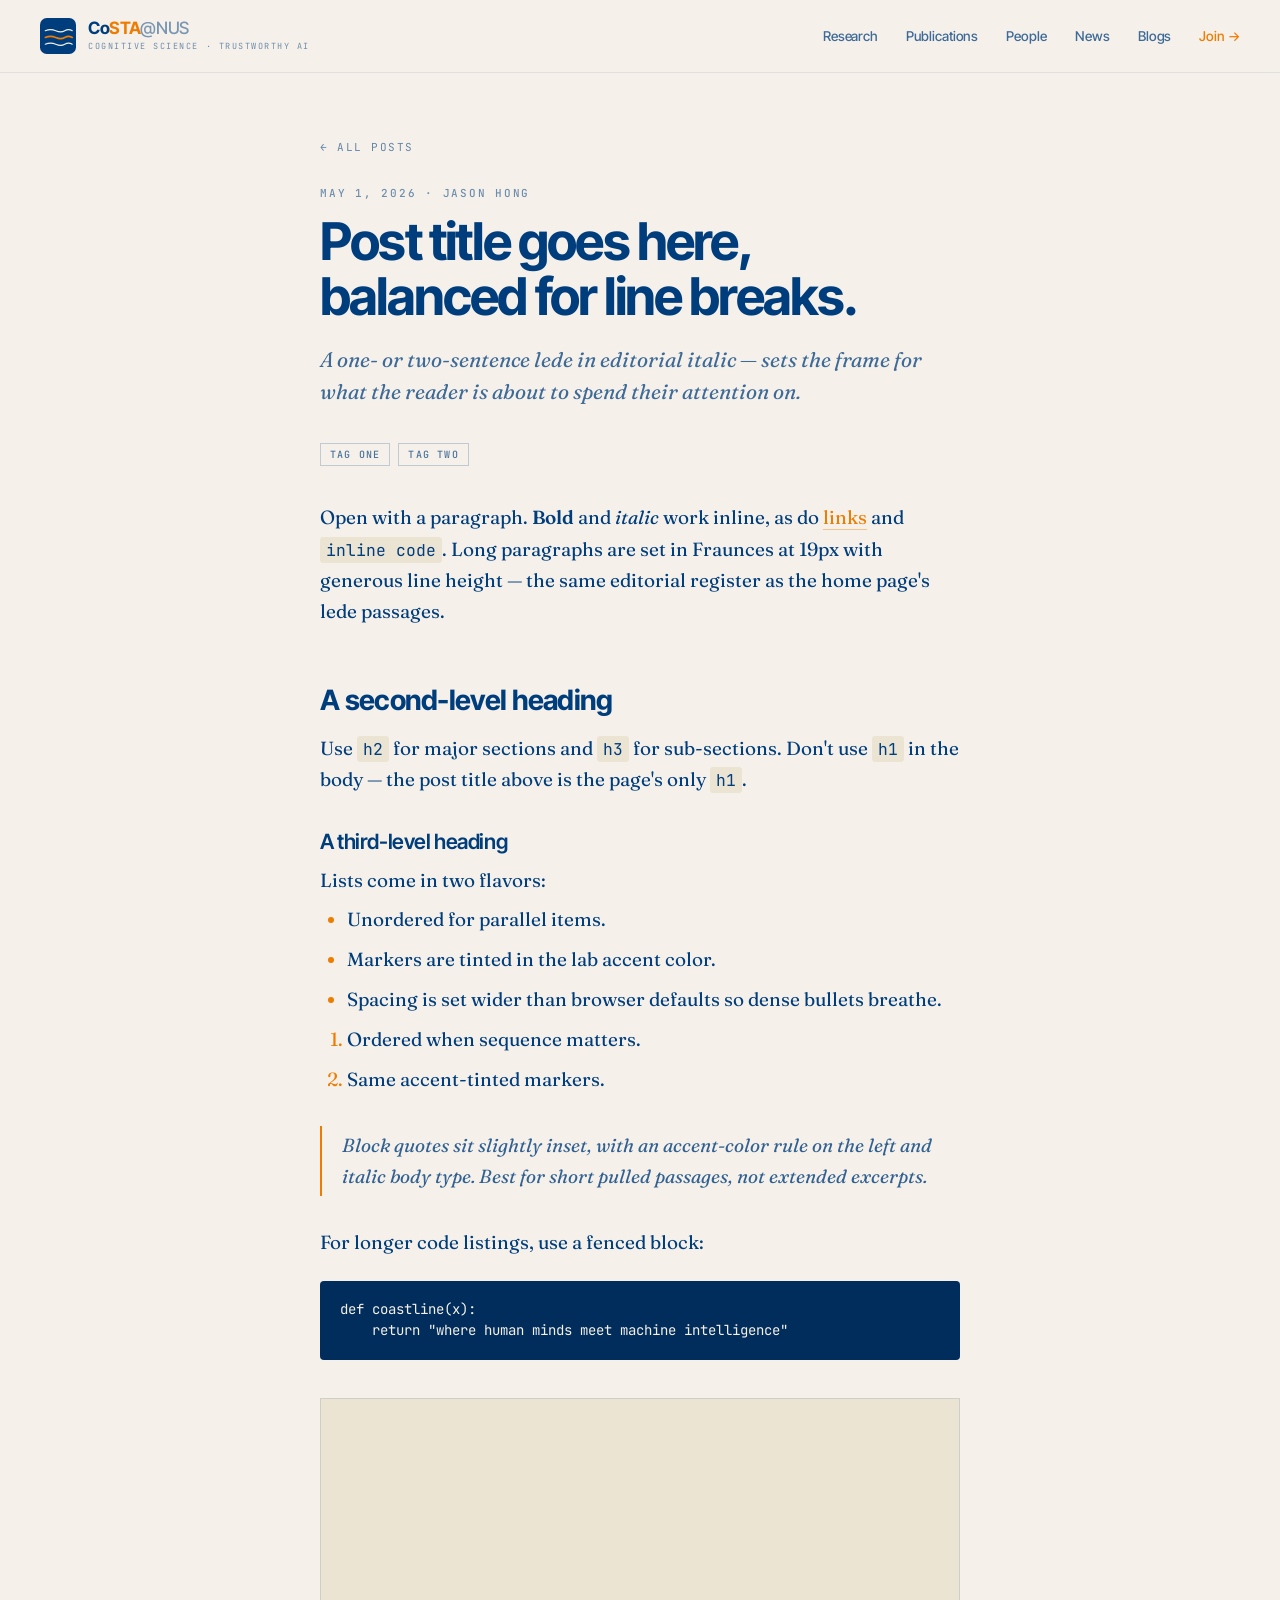
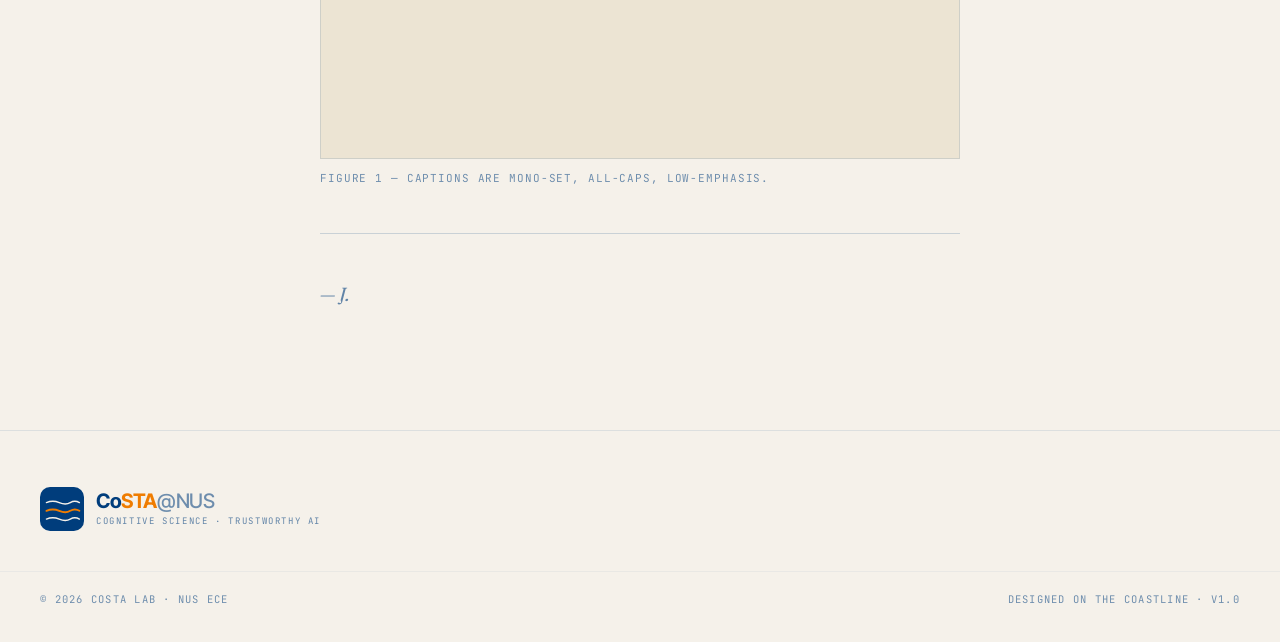
<file: ds/blog-html/template.html>
<!DOCTYPE html>
<!--
  CoSTA@NUS Lab — standalone blog post template.

  USAGE
  ─────
  1. Copy this file to `blogs/<slug>/index.html` where <slug> follows the
     convention `<YYYY-MM-DD>-<kebab-title>` so URLs sort chronologically and
     match `data/blogs.js` entries.
  2. Fill in the four "EDIT" zones below: <title>, the og:* meta tags, the
     post header block, and the <article> body.
  3. Optionally register the post in `data/blogs.js` so it appears on /blogs/.

  This page is "self-contained" in the sense that it has no JS dependencies
  and the body is pure HTML — but it does reference one shared stylesheet at
  /css/site.css. Linking the global stylesheet (rather than inlining its
  contents) means palette/typography updates to the lab's design system
  propagate automatically to every published post.

  If you ever need to mirror a post outside this domain, copy /css/site.css
  alongside the file and adjust the <link href>.
-->
<html lang="en">
<head>
<meta charset="UTF-8" />
<meta name="viewport" content="width=device-width, initial-scale=1" />

<!-- EDIT ── post-specific metadata ─────────────────────────────────────── -->
<title>Post title — CoSTA@NUS Lab</title>
<meta name="description" content="One-sentence summary of the post." />
<meta property="og:title" content="Post title — CoSTA@NUS Lab" />
<meta property="og:description" content="One-sentence summary of the post." />
<meta property="og:type" content="article" />
<!-- ─────────────────────────────────────────────────────────────────────── -->

<link rel="preconnect" href="https://fonts.googleapis.com">
<link rel="preconnect" href="https://fonts.gstatic.com" crossorigin>
<link href="https://fonts.googleapis.com/css2?family=Inter+Tight:wght@400;500;600;700;800&family=Fraunces:ital,wght@0,400;0,500;0,600;1,400;1,500;1,600&family=JetBrains+Mono:wght@400;500;600&display=swap" rel="stylesheet">
<link rel="icon" type="image/svg+xml" href="https://costa-nus.github.io/site/wave-mark.svg">
<link rel="stylesheet" href="https://costa-nus.github.io/css/site.css">
</head>
<body>

<!-- ── Nav (statically rendered mirror of the React Nav) ──────────────── -->
<nav class="site-nav">
  <div class="site-nav-inner">
    <a class="brand" href="/">
      <svg width="36" height="36" viewBox="0 0 96 96" aria-hidden="true">
        <rect width="96" height="96" rx="18" fill="#003D7C"/>
        <path d="M 14 34 Q 28 28 42 34 T 66 34 T 86 34" fill="none" stroke="#f5f1ea" stroke-width="3" stroke-linecap="round"/>
        <path d="M 14 52 Q 28 46 42 52 T 66 52 T 86 52" fill="none" stroke="#EF7C00" stroke-width="4" stroke-linecap="round"/>
        <path d="M 14 70 Q 28 64 42 70 T 66 70 T 86 70" fill="none" stroke="#f5f1ea" stroke-width="3" stroke-linecap="round"/>
      </svg>
      <div>
        <div class="brand-name">Co<span class="accent">STA</span><span class="at">@NUS</span></div>
        <div class="brand-tag">COGNITIVE SCIENCE · TRUSTWORTHY AI</div>
      </div>
    </a>
    <div class="site-nav-links">
      <a href="/#research">Research</a>
      <a href="/#publications">Publications</a>
      <a href="/#people">People</a>
      <a href="/#news">News</a>
      <a href="/blogs/">Blogs</a>
      <a class="cta" href="/#join">Join →</a>
    </div>
  </div>
</nav>

<!-- ── Article ─────────────────────────────────────────────────────────── -->
<article class="article-wrap">
  <a class="back-link" href="/blogs/">← All posts</a>

  <!-- EDIT ── post header ───────────────────────────────────────────────── -->
  <div class="post-kicker">May 1, 2026 · Jason Hong</div>
  <h1 class="post-title">Post title goes here, balanced for line breaks.</h1>
  <p class="post-lede">A one- or two-sentence lede in editorial italic — sets the frame for what the reader is about to spend their attention on.</p>
  <div class="post-tags">
    <span>Tag One</span>
    <span>Tag Two</span>
  </div>
  <!-- ─────────────────────────────────────────────────────────────────── -->

  <!-- EDIT ── post body. Below is a kitchen-sink showing every supported
       prose element so you can copy-paste from this template. Delete what
       you don't use. ─────────────────────────────────────────────────── -->
  <div class="prose">

    <p>Open with a paragraph. <strong>Bold</strong> and <em>italic</em> work
    inline, as do <a href="/">links</a> and <code>inline code</code>. Long
    paragraphs are set in Fraunces at 19px with generous line height — the
    same editorial register as the home page's lede passages.</p>

    <h2>A second-level heading</h2>

    <p>Use <code>h2</code> for major sections and <code>h3</code> for
    sub-sections. Don't use <code>h1</code> in the body — the post title
    above is the page's only <code>h1</code>.</p>

    <h3>A third-level heading</h3>

    <p>Lists come in two flavors:</p>

    <ul>
      <li>Unordered for parallel items.</li>
      <li>Markers are tinted in the lab accent color.</li>
      <li>Spacing is set wider than browser defaults so dense bullets breathe.</li>
    </ul>

    <ol>
      <li>Ordered when sequence matters.</li>
      <li>Same accent-tinted markers.</li>
    </ol>

    <blockquote>
      Block quotes sit slightly inset, with an accent-color rule on the left
      and italic body type. Best for short pulled passages, not extended
      excerpts.
    </blockquote>

    <p>For longer code listings, use a fenced block:</p>

    <pre><code>def coastline(x):
    return "where human minds meet machine intelligence"
</code></pre>

    <figure>
      <!-- Replace with a real image path, e.g. ./hero.jpg co-located with this index.html. -->
      <img src="data:image/svg+xml;utf8,&lt;svg xmlns='http://www.w3.org/2000/svg' viewBox='0 0 16 9'&gt;&lt;rect width='16' height='9' fill='%23ece4d3'/&gt;&lt;/svg&gt;" alt="Placeholder" />
      <figcaption>Figure 1 — captions are mono-set, all-caps, low-emphasis.</figcaption>
    </figure>

    <hr />

    <p class="post-signoff">— J.</p>

  </div>
  <!-- ─────────────────────────────────────────────────────────────────── -->
</article>

<!-- ── Footer ──────────────────────────────────────────────────────────── -->
<footer class="site-footer">
  <div class="site-footer-inner">
    <div class="brand">
      <svg width="44" height="44" viewBox="0 0 96 96" aria-hidden="true">
        <rect width="96" height="96" rx="22" fill="#003D7C"/>
        <path d="M 14 34 Q 28 28 42 34 T 66 34 T 86 34" fill="none" stroke="#f5f1ea" stroke-width="3" stroke-linecap="round"/>
        <path d="M 14 52 Q 28 46 42 52 T 66 52 T 86 52" fill="none" stroke="#EF7C00" stroke-width="4" stroke-linecap="round"/>
        <path d="M 14 70 Q 28 64 42 70 T 66 70 T 86 70" fill="none" stroke="#f5f1ea" stroke-width="3" stroke-linecap="round"/>
      </svg>
      <div>
        <div class="brand-name">Co<span class="accent">STA</span><span class="at">@NUS</span></div>
        <div class="brand-tag">COGNITIVE SCIENCE · TRUSTWORTHY AI</div>
      </div>
    </div>
  </div>
  <div class="site-footer-meta">
    <span>© 2026 CoSTA Lab · NUS ECE</span>
    <span>Designed on the coastline · v1.0</span>
  </div>
</footer>

</body>
</html>
</file>
